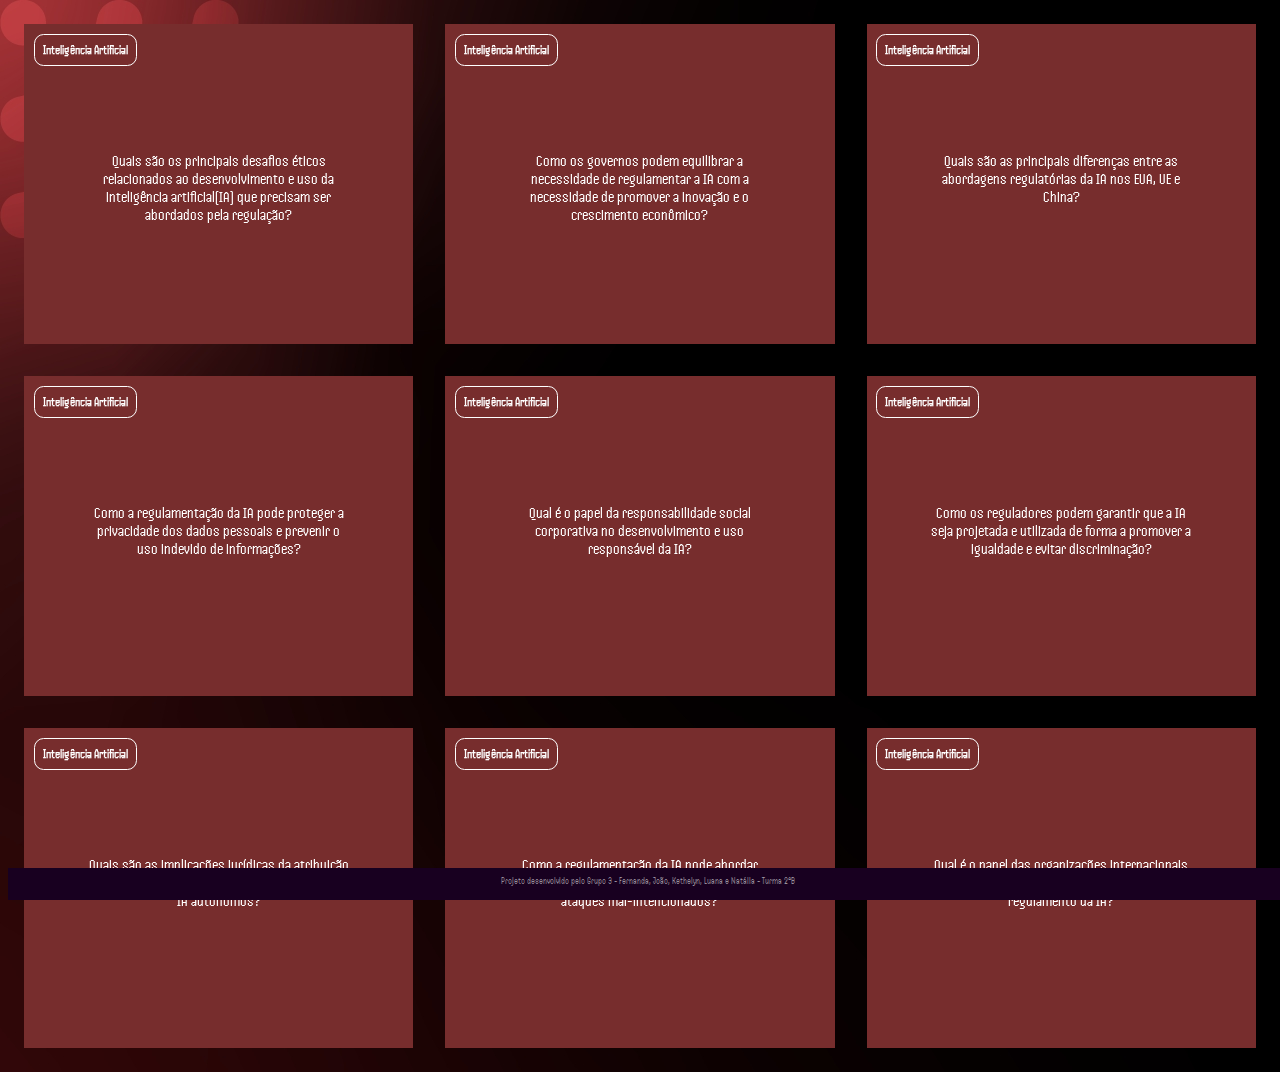
<file: index.html>
<!DOCTYPE html>
<html lang="pt-br">
<head>
    <meta charset="UTF-8">
    <meta name="viewport" content="width=device-width, initial-scale=1.0">
    <title>FlashCard</title>
    <link rel="stylesheet" href="assets/style.css" >
</head>
<body>
    <main>
        <section id="container">
            <!--Primeira Pergunta-->
            <article class="cartao">
                <div class="cartao__conteudo">
                    <h3>Inteligência Artificial</h3>
                    <div class="cartao__conteudo__pergunta">
                        <p> Quais são os principais desafios éticos relacionados ao desenvolvimento e uso da inteligência artificial(IA) que precisam ser abordados pela regulação?</p>
                    </div>
                    <div class="cartao__conteudo__resposta">
                        <p> Privacidade, segurança, discriminação, responsabilidade, transparência, controle e impacto social.</p>
                    </div>
                </div>
            </article>
             <!--Segunda Pergunta-->
             <article class="cartao">
                <div class="cartao__conteudo">
                    <h3>Inteligência Artificial</h3>
                    <div class="cartao__conteudo__pergunta">
                        <p>Como os governos podem equilibrar a necessidade de regulamentar a IA com a necessidade de promover a inovação e o crescimento econômico?</p>
                    </div>
                    <div class="cartao__conteudo__resposta">
                        <p>Estabelecendo regulamentações claras e flexíveis, incentivando a colaboração entre setor público e privado, e investindo em educação e pesquisa.</p>
                    </div>
                </div>
            </article>
             <!--Terceira Pergunta-->
             <article class="cartao">
                <div class="cartao__conteudo">
                    <h3>Inteligência Artificial</h3>
                    <div class="cartao__conteudo__pergunta">
                        <p>Quais são as principais diferenças entre as abordagens regulatórias da IA nos EUA, UE e China?</p>
                    </div>
                    <div class="cartao__conteudo__resposta">
                        <p>EUA: enfoque na inovação e auto-regulação; UE: ênfase na proteção de dados e direitos humanos; China: controle governamental e desenvolvimento estatal.</p>
                    </div>
                </div>
            </article>
             <!--Quarta Pergunta-->
             <article class="cartao">
                <div class="cartao__conteudo">
                    <h3>Inteligência Artificial</h3>
                    <div class="cartao__conteudo__pergunta">
                        <p>Como a regulamentação da IA pode proteger a privacidade dos dados pessoais e prevenir o uso indevido de informações?</p>
                    </div>
                    <div class="cartao__conteudo__resposta">
                        <p>Estabelecendo regras claras para coleta, armazenamento e uso de dados, e implementando medidas de segurança robustas.</p>
                    </div>
                </div>
            </article>
             <!--Quinta Pergunta-->
             <article class="cartao">
                <div class="cartao__conteudo">
                    <h3>Inteligência Artificial</h3>
                    <div class="cartao__conteudo__pergunta">
                        <p> Qual é o papel da responsabilidade social corporativa no desenvolvimento e uso responsável da IA?</p>
                    </div>
                    <div class="cartao__conteudo__resposta">
                        <p> Empresas devem priorizar ética, transparência e accountability, investindo em práticas responsáveis e colaborando com stakeholders.</p>
                    </div>
                </div>
            </article>
             <!--Sexta Pergunta-->
             <article class="cartao">
                <div class="cartao__conteudo">
                    <h3>Inteligência Artificial</h3>
                    <div class="cartao__conteudo__pergunta">
                        <p>Como os reguladores podem garantir que a IA seja projetada e utilizada de forma a promover a igualdade e evitar discriminação?</p>
                    </div>
                    <div class="cartao__conteudo__resposta">
                        <p> Estabelecendo diretrizes para desenvolvimento inclusivo, testando algoritmos para viés e garantindo representatividade em bancos de dados.</p>
                    </div>
                </div>
            </article>
             <!--Sétima Pergunta-->
             <article class="cartao">
                <div class="cartao__conteudo">
                    <h3>Inteligência Artificial</h3>
                    <div class="cartao__conteudo__pergunta">
                        <p>Quais são as implicações jurídicas da atribuição de direitos e responsabilidades a sistemas de IA autônomos?</p>
                    </div>
                    <div class="cartao__conteudo__resposta">
                        <p>Requer revisão de leis de responsabilidade, propriedade intelectual e direitos civis para abordar questões de autonomia e accountability.</p>
                    </div>
                </div>
            </article>
             <!--Oitava Pergunta-->
             <article class="cartao">
                <div class="cartao__conteudo">
                    <h3>Inteligência Artificial</h3>
                    <div class="cartao__conteudo__pergunta">
                        <p>Como a regulamentação da IA pode abordar questões de segurança cibernética e prevenir ataques mal-intencionados?</p>
                    </div>
                    <div class="cartao__conteudo__resposta">
                        <p>Estabelecendo padrões de segurança robustos, realizando auditorias regulares e implementando medidas de defesa contra ataques cibernéticos.</p>
                    </div>
                </div>
            </article>
             <!--Nona Pergunta-->
             <article class="cartao">
                <div class="cartao__conteudo">
                    <h3>Inteligência Artificial</h3>
                    <div class="cartao__conteudo__pergunta">
                        <p>Qual é o papel das organizações internacionais na criação de padrões globais para o regulamento da IA?</p>
                    </div>
                    <div class="cartao__conteudo__resposta">
                        <p> Organizações como OECD, UNESCO e ISO desempenham papel fundamental na criação de diretrizes globais, promovendo cooperação e consistência regulatória.</p>
                    </div>
                </div>
            </article>
        </section>
    </main>
    <Footer>
        <p>Projeto desenvolvido pelo Grupo 3 - Fernanda, João, Kethelyn, Luana e Natália - Turma 2°B</p>
    </Footer>
</body>
</html>
</file>
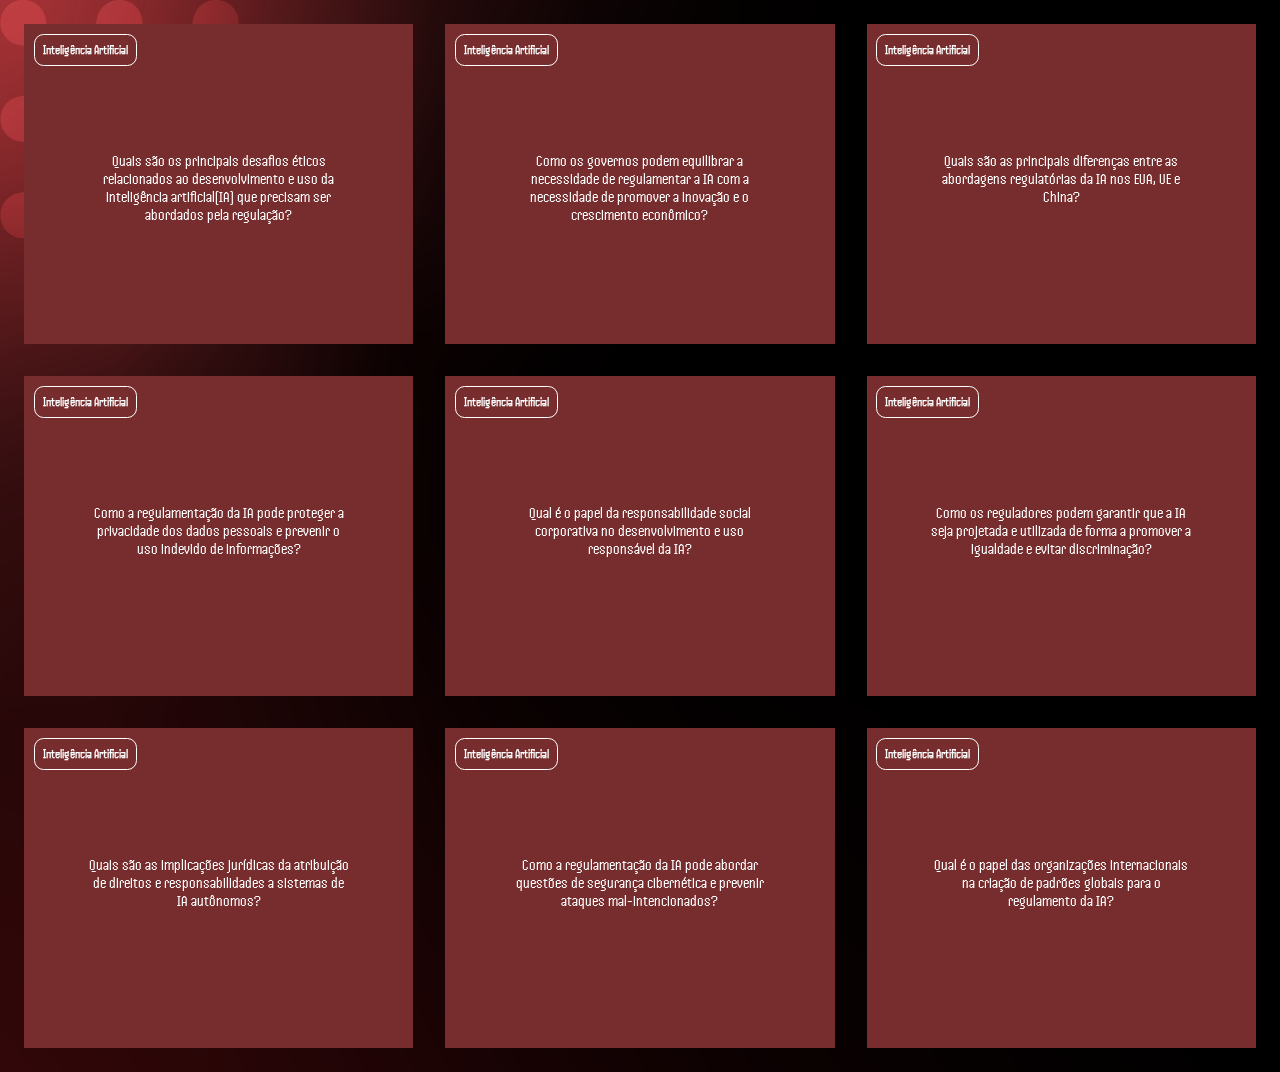
<file: Grupo 3/Fernanda/index.html>
<!DOCTYPE html>
<html lang="pt-br">
<head>
    <meta charset="UTF-8">
    <meta name="viewport" content="width=device-width, initial-scale=1.0">
    <title>FlashCard</title>
    <link rel="stylesheet" href="assets/style.css" >
</head>
<body>
    <main>
        <section id="container">
            <!--Primeira Pergunta-->
            <article class="cartao">
                <div class="cartao__conteudo">
                    <h3>Inteligência Artificial</h3>
                    <div class="cartao__conteudo__pergunta">
                        <p> Quais são os principais desafios éticos relacionados ao desenvolvimento e uso da inteligência artificial(IA) que precisam ser abordados pela regulação?</p>
                    </div>
                    <div class="cartao__conteudo__resposta">
                        <p> Privacidade, segurança, discriminação, responsabilidade, transparência, controle e impacto social.</p>
                    </div>
                </div>
            </article>
             <!--Segunda Pergunta-->
             <article class="cartao">
                <div class="cartao__conteudo">
                    <h3>Inteligência Artificial</h3>
                    <div class="cartao__conteudo__pergunta">
                        <p>Como os governos podem equilibrar a necessidade de regulamentar a IA com a necessidade de promover a inovação e o crescimento econômico?</p>
                    </div>
                    <div class="cartao__conteudo__resposta">
                        <p>Estabelecendo regulamentações claras e flexíveis, incentivando a colaboração entre setor público e privado, e investindo em educação e pesquisa.</p>
                    </div>
                </div>
            </article>
             <!--Terceira Pergunta-->
             <article class="cartao">
                <div class="cartao__conteudo">
                    <h3>Inteligência Artificial</h3>
                    <div class="cartao__conteudo__pergunta">
                        <p>Quais são as principais diferenças entre as abordagens regulatórias da IA nos EUA, UE e China?</p>
                    </div>
                    <div class="cartao__conteudo__resposta">
                        <p>EUA: enfoque na inovação e auto-regulação; UE: ênfase na proteção de dados e direitos humanos; China: controle governamental e desenvolvimento estatal.</p>
                    </div>
                </div>
            </article>
             <!--Quarta Pergunta-->
             <article class="cartao">
                <div class="cartao__conteudo">
                    <h3>Inteligência Artificial</h3>
                    <div class="cartao__conteudo__pergunta">
                        <p>Como a regulamentação da IA pode proteger a privacidade dos dados pessoais e prevenir o uso indevido de informações?</p>
                    </div>
                    <div class="cartao__conteudo__resposta">
                        <p>Estabelecendo regras claras para coleta, armazenamento e uso de dados, e implementando medidas de segurança robustas.</p>
                    </div>
                </div>
            </article>
             <!--Quinta Pergunta-->
             <article class="cartao">
                <div class="cartao__conteudo">
                    <h3>Inteligência Artificial</h3>
                    <div class="cartao__conteudo__pergunta">
                        <p> Qual é o papel da responsabilidade social corporativa no desenvolvimento e uso responsável da IA?</p>
                    </div>
                    <div class="cartao__conteudo__resposta">
                        <p> Empresas devem priorizar ética, transparência e accountability, investindo em práticas responsáveis e colaborando com stakeholders.</p>
                    </div>
                </div>
            </article>
             <!--Sexta Pergunta-->
             <article class="cartao">
                <div class="cartao__conteudo">
                    <h3>Inteligência Artificial</h3>
                    <div class="cartao__conteudo__pergunta">
                        <p>Como os reguladores podem garantir que a IA seja projetada e utilizada de forma a promover a igualdade e evitar discriminação?</p>
                    </div>
                    <div class="cartao__conteudo__resposta">
                        <p> Estabelecendo diretrizes para desenvolvimento inclusivo, testando algoritmos para viés e garantindo representatividade em bancos de dados.</p>
                    </div>
                </div>
            </article>
             <!--Sétima Pergunta-->
             <article class="cartao">
                <div class="cartao__conteudo">
                    <h3>Inteligência Artificial</h3>
                    <div class="cartao__conteudo__pergunta">
                        <p>Quais são as implicações jurídicas da atribuição de direitos e responsabilidades a sistemas de IA autônomos?</p>
                    </div>
                    <div class="cartao__conteudo__resposta">
                        <p>Requer revisão de leis de responsabilidade, propriedade intelectual e direitos civis para abordar questões de autonomia e accountability.</p>
                    </div>
                </div>
            </article>
             <!--Oitava Pergunta-->
             <article class="cartao">
                <div class="cartao__conteudo">
                    <h3>Inteligência Artificial</h3>
                    <div class="cartao__conteudo__pergunta">
                        <p>Como a regulamentação da IA pode abordar questões de segurança cibernética e prevenir ataques mal-intencionados?</p>
                    </div>
                    <div class="cartao__conteudo__resposta">
                        <p>Estabelecendo padrões de segurança robustos, realizando auditorias regulares e implementando medidas de defesa contra ataques cibernéticos.</p>
                    </div>
                </div>
            </article>
             <!--Nona Pergunta-->
             <article class="cartao">
                <div class="cartao__conteudo">
                    <h3>Inteligência Artificial</h3>
                    <div class="cartao__conteudo__pergunta">
                        <p>Qual é o papel das organizações internacionais na criação de padrões globais para o regulamento da IA?</p>
                    </div>
                    <div class="cartao__conteudo__resposta">
                        <p> Organizações como OECD, UNESCO e ISO desempenham papel fundamental na criação de diretrizes globais, promovendo cooperação e consistência regulatória.</p>
                    </div>
                </div>
            </article>
        </section>
    </main>
    
</body>
</html>
</file>
<file: assets/style.css>
@import url('https://fonts.googleapis.com/css2?family=Handjet:wght@100..900&display=swap');

:root{
  --text-color: #ffffff;
  --card-front-color: #772D2D;
  --card-back-color: #AF3438;
}

body {
  background: url(img/Fundo\ Vermelho.webp);
  font-family: Handjet;
}
.cartao__conteudo {
  background-color: var(--card-front-color);
  text-align: center;
  height: 100%;
  transform-style: preserve-3d;
  transition: transform 300ms ease-in-out;
}

#container {
  display: flex;
  flex-wrap: wrap;
}

.cartao {
  margin: 1rem 1rem;
  height: 20rem;
  flex-grow: 1;
  flex-basis: calc(33% - 6rem);
}

.cartao__conteudo p {
  padding: 4rem;
  margin-top: 4rem;
}

.cartao__conteudo h3 {
  color: var(--text-color);
  border: 1px solid var(--text-color);
  text-align: left;
  padding: 0.5rem;
  position: absolute;
  margin: 0.6rem;
  border-radius: 0.6rem;
  font-size: 1vw;
  backface-visibility: hidden;
}

.cartao__conteudo__pergunta p {
  color: var(--text-color);
  font-weight: 500;
}

.cartao__conteudo__resposta p {
  color: var(--card-back-color);
  font-weight: 700;
}

.cartao:hover .cartao__conteudo {
  transform: rotateY(180deg);
}

.cartao__conteudo__pergunta,
.cartao__conteudo__resposta {
  backface-visibility: hidden;
  position: absolute;
  height: 100%;
  width: 100%; 
} 

.cartao__conteudo__resposta {
  transform: rotateY(180deg);
}

footer {
  background-color: rgb(24, 0, 32);
  color: rgb(243, 243, 243);
  position: fixed;
  bottom: 0;
  width: 100%;
  height: 2rem;
}

footer p {
  text-align: center;
  font-size: 0.6rem;
  margin-top: 0.5rem;
}
</file>
<file: Grupo 3/Fernanda/assets/style.css>
@import url('https://fonts.googleapis.com/css2?family=Handjet:wght@100..900&display=swap');

:root{
  --text-color: #ffffff;
  --card-front-color: #772D2D;
  --card-back-color: #AF3438;
}

body {
  background: url(img/Fundo\ Vermelho.webp);
  font-family: Handjet;
}
.cartao__conteudo {
  background-color: var(--card-front-color);
  text-align: center;
  height: 100%;
  transform-style: preserve-3d;
  transition: transform 300ms ease-in-out;
}

#container {
  display: flex;
  flex-wrap: wrap;
}

.cartao {
  margin: 1rem 1rem;
  height: 20rem;
  flex-grow: 1;
  flex-basis: calc(33% - 6rem);
}

.cartao__conteudo p {
  padding: 4rem;
  margin-top: 4rem;
}

.cartao__conteudo h3 {
  color: var(--text-color);
  border: 1px solid var(--text-color);
  text-align: left;
  padding: 0.5rem;
  position: absolute;
  margin: 0.6rem;
  border-radius: 0.6rem;
  font-size: 1vw;
  backface-visibility: hidden;
}

.cartao__conteudo__pergunta p {
  color: var(--text-color);
  font-weight: 500;
}

.cartao__conteudo__resposta p {
  color: var(--card-back-color);
  font-weight: 700;
}

.cartao:hover .cartao__conteudo {
  transform: rotateY(180deg);
}

.cartao__conteudo__pergunta,
.cartao__conteudo__resposta {
  backface-visibility: hidden;
  position: absolute;
  height: 100%;
  width: 100%; 
} 

.cartao__conteudo__resposta {
  transform: rotateY(180deg);
}

footer {
  background-color: rgb(24, 0, 32);
  color: rgb(243, 243, 243);
  position: fixed;
  bottom: 0;
  width: 100%;
  height: 2rem;
}

footer p {
  text-align: center;
  font-size: 0.6rem;
  margin-top: 0.5rem;
}
</file>
